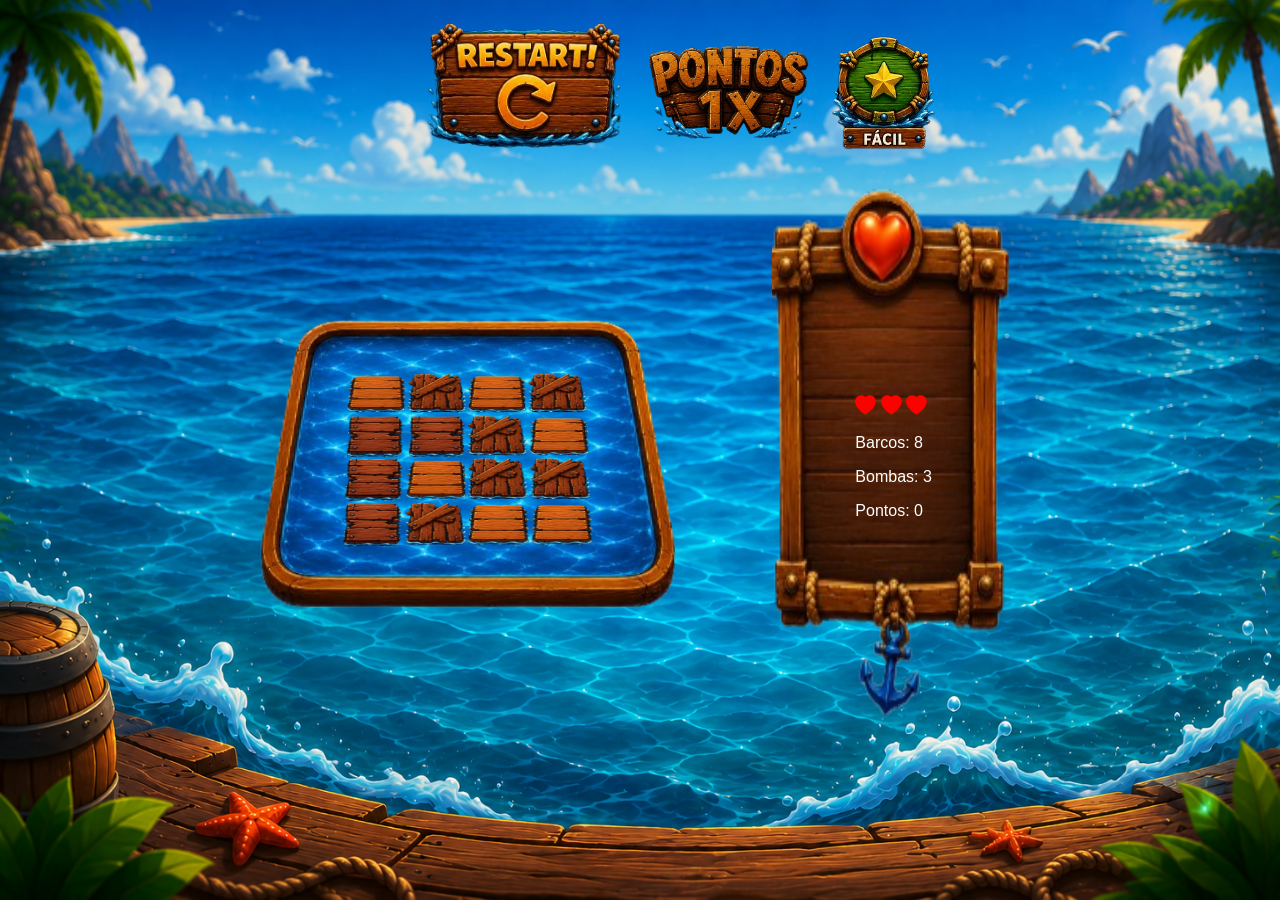
<file: index.html>
<!DOCTYPE html>
<html lang="pt-br">

<head>
    <link rel="stylesheet" href="https://cdn.jsdelivr.net/npm/bootstrap-icons@1.11.3/font/bootstrap-icons.min.css">
    <!--BoodStrap-->
    <link rel="stylesheet" href="./css/style.css">
    <meta charset="UTF-8">
    <meta name="viewport" content="width=device-width, initial-scale=1.0">
    <title>Titulo do Jogo</title>
</head>

<body id="body_index">
    <div class="container">
        <audio src="./audios/explosão.mp3" id="soundsGame"></audio><!--Tem que explicar isso qui-->

        <header class="header">
            <nav class="menu">
                <ul id="menu_list">
                    <li class="menu_itens"><img src="./imgs/restart.png" alt="Reiniciar" id="restartGame"></li>
                    <li class="menu_itens"><a href="./html/initialFrame.html"><img src="./imgs/ponto1x.png" srcset=""
                                id="comboImage"></a></li>
                    <li class="menu_itens">
                        <div class="menu_levels">
                            <img src="./imgs/nivel1.png" alt="Nivel 1" class="menu_levels-img">
                        </div>
                    </li>
                </ul>
            </nav>
        </header>

        <main class="content">
            <div class="campBattle">

            </div>
            <aside class="nav-bar">
                <nav class="menu-bar">
                    <ul id="menu-bar_list">
                        <li class="menu-bar_itens">
                            <div class="heartsLife"></div>
                        </li>
                        <li class="menu-bar_itens" id="shipsData">Barcos: </li>
                        <li class="menu-bar_itens" id="bombsData">Bombas: </li>
                        <li class="menu-bar_itens" id="scoreText">Pontos: 0</li>
                    </ul>
                </nav>
            </aside>
        </main>

        <foote class="footer">

        </foote>
    </div>

</body>
<script type="module" src="./js/main.js"></script>

</html>
<!--ICONES
<i class="bi bi-heart-fill"></i> coração completo
<i class="bi bi-heart-half"></i> meio coração
<i class="bi bi bi-heart"></i> coração vazio
<i class="bi bi-heartbreak"></i> coração quebrado
-->
</file>
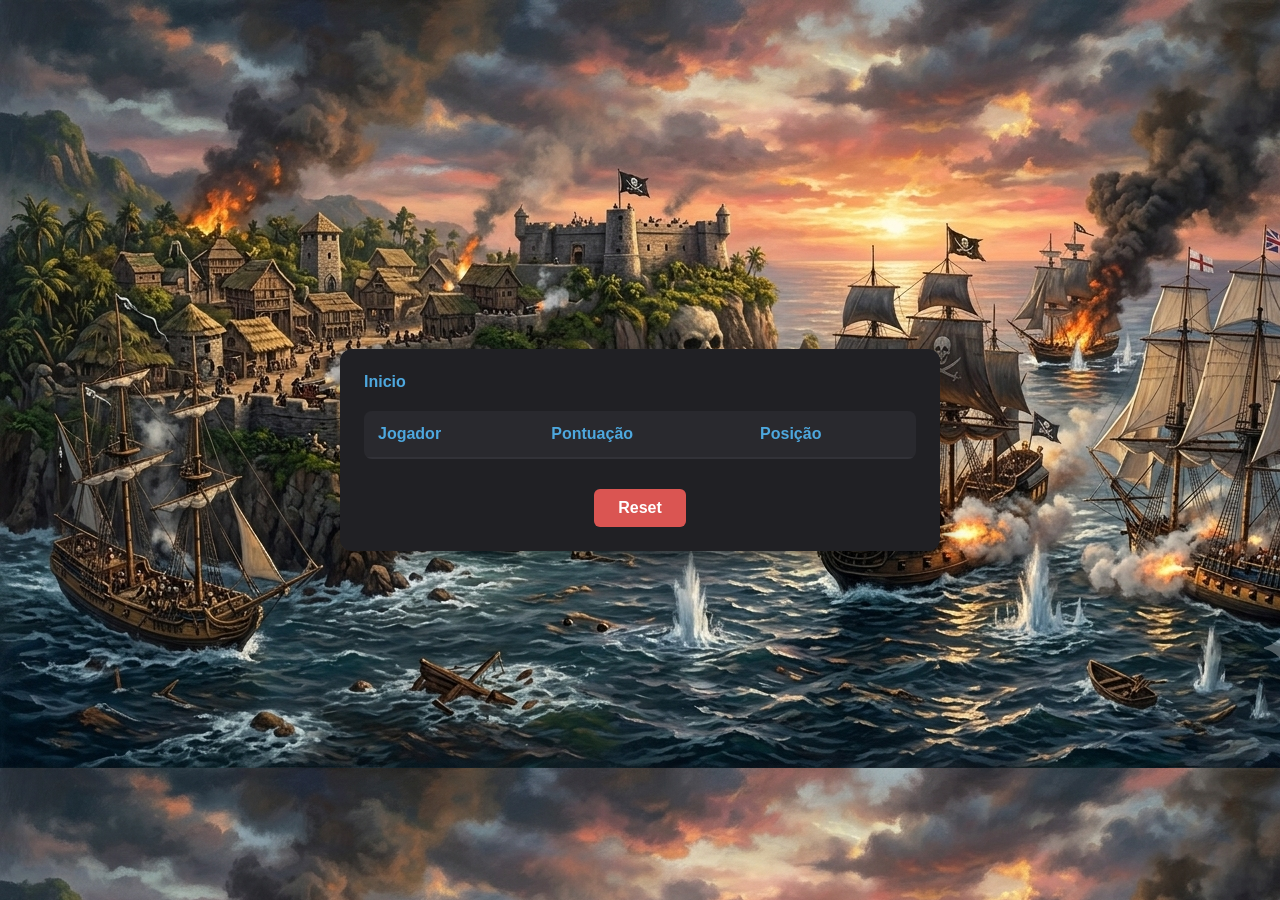
<file: html/scoreFrame.html>
<!DOCTYPE html>
<html lang="pt-br">

<head>
    <link rel="stylesheet" href="../css/scoreFrame.css">
    <meta charset="UTF-8">
    <meta name="viewport" content="width=device-width, initial-scale=1.0">
    <title>Faça voce mesmo!!</title>
</head>

<body>
    <div class="container">
        <header class="header">
            <a href="./initialFrame.html">Inicio</a>
        </header>

        <main class="content">
            <table id="content_data">
                <thead>
                    <tr>
                        <th scope="col">Jogador</th>
                        <th scope="col">Pontuação</th>
                        <th scope="col">Posição</th>
                    </tr>
                </thead>
                <tbody id="table_body">

                </tbody>
            </table>
        </main>

        <footer class="footer"><button id="reset_footer">Reset</button></footer>
    </div>

</body>
<script type="module" src="../js/main.js"></script>

</html>
</file>
<file: css/style.css>
@import url(./content.css);
@import url(./header.css);

* {
    padding: 0;
    margin: 0;
    box-sizing: border-box;
}

body {
    background-image: url(../imgs/background_plaia_top.png);
    background-repeat: no-repeat;
    background-size: 100% 100%;

    height: 100dvh;
    font-family: Arial, Helvetica, sans-serif;
}
</file>
<file: css/scoreFrame.css>
* {
    margin: 0;
    padding: 0;
    box-sizing: border-box;
}

body {
    background-image: url(../imgs/backgroundsShips.png);
    font-family: 'Segoe UI', Tahoma, Geneva, Verdana, sans-serif;
    background-color: #121214;
    color: #e1e1e6;
    display: flex;
    justify-content: center;
    align-items: center;
    min-height: 100vh;
}

/* Container Principal com Aninhamento */
.container {
    background-color: #202024;
    width: 90%;
    max-width: 600px;
    padding: 24px;
    border-radius: 12px;
    box-shadow: 0 8px 24px rgba(0, 0, 0, 0.5);
    display: flex;
    flex-direction: column;
    gap: 20px;

    /* Cabeçalho */
    .header {
        display: flex;
        justify-content: flex-start;

        a {
            color: #4ea8de;
            text-decoration: none;
            font-weight: 600;
            transition: color 0.2s;

            &:hover {
                color: #4895ef;
            }
        }
    }

    /* Conteúdo / Tabela */
    .content {
        #content_data {
            width: 100%;
            border-collapse: collapse;
            overflow: hidden;
            border-radius: 8px;

            thead {
                background-color: #29292e;

                th {
                    padding: 14px;
                    text-align: left;
                    color: #4ea8de;
                    font-weight: 600;
                    border-bottom: 2px solid #323238;
                }
            }

            tbody {
                tr {
                    border-bottom: 1px solid #323238;
                    transition: background-color 0.2s;

                    &:hover {
                        background-color: #29292e;
                    }

                    td {
                        padding: 14px;
                        color: #c4c4cc;
                    }
                }
            }
        }
    }

    /* Rodapé / Botão de Reset */
    .footer {
        display: flex;
        justify-content: center;
        margin-top: 10px;

        #reset_footer {
            background-color: #da5552;
            color: #ffffff;
            border: none;
            padding: 10px 24px;
            font-size: 1rem;
            font-weight: bold;
            border-radius: 6px;
            cursor: pointer;
            transition: background-color 0.2s, transform 0.1s;

            &:hover {
                background-color: #df6865;
            }

            &:active {
                transform: scale(0.98);
            }
        }
    }
}
</file>
